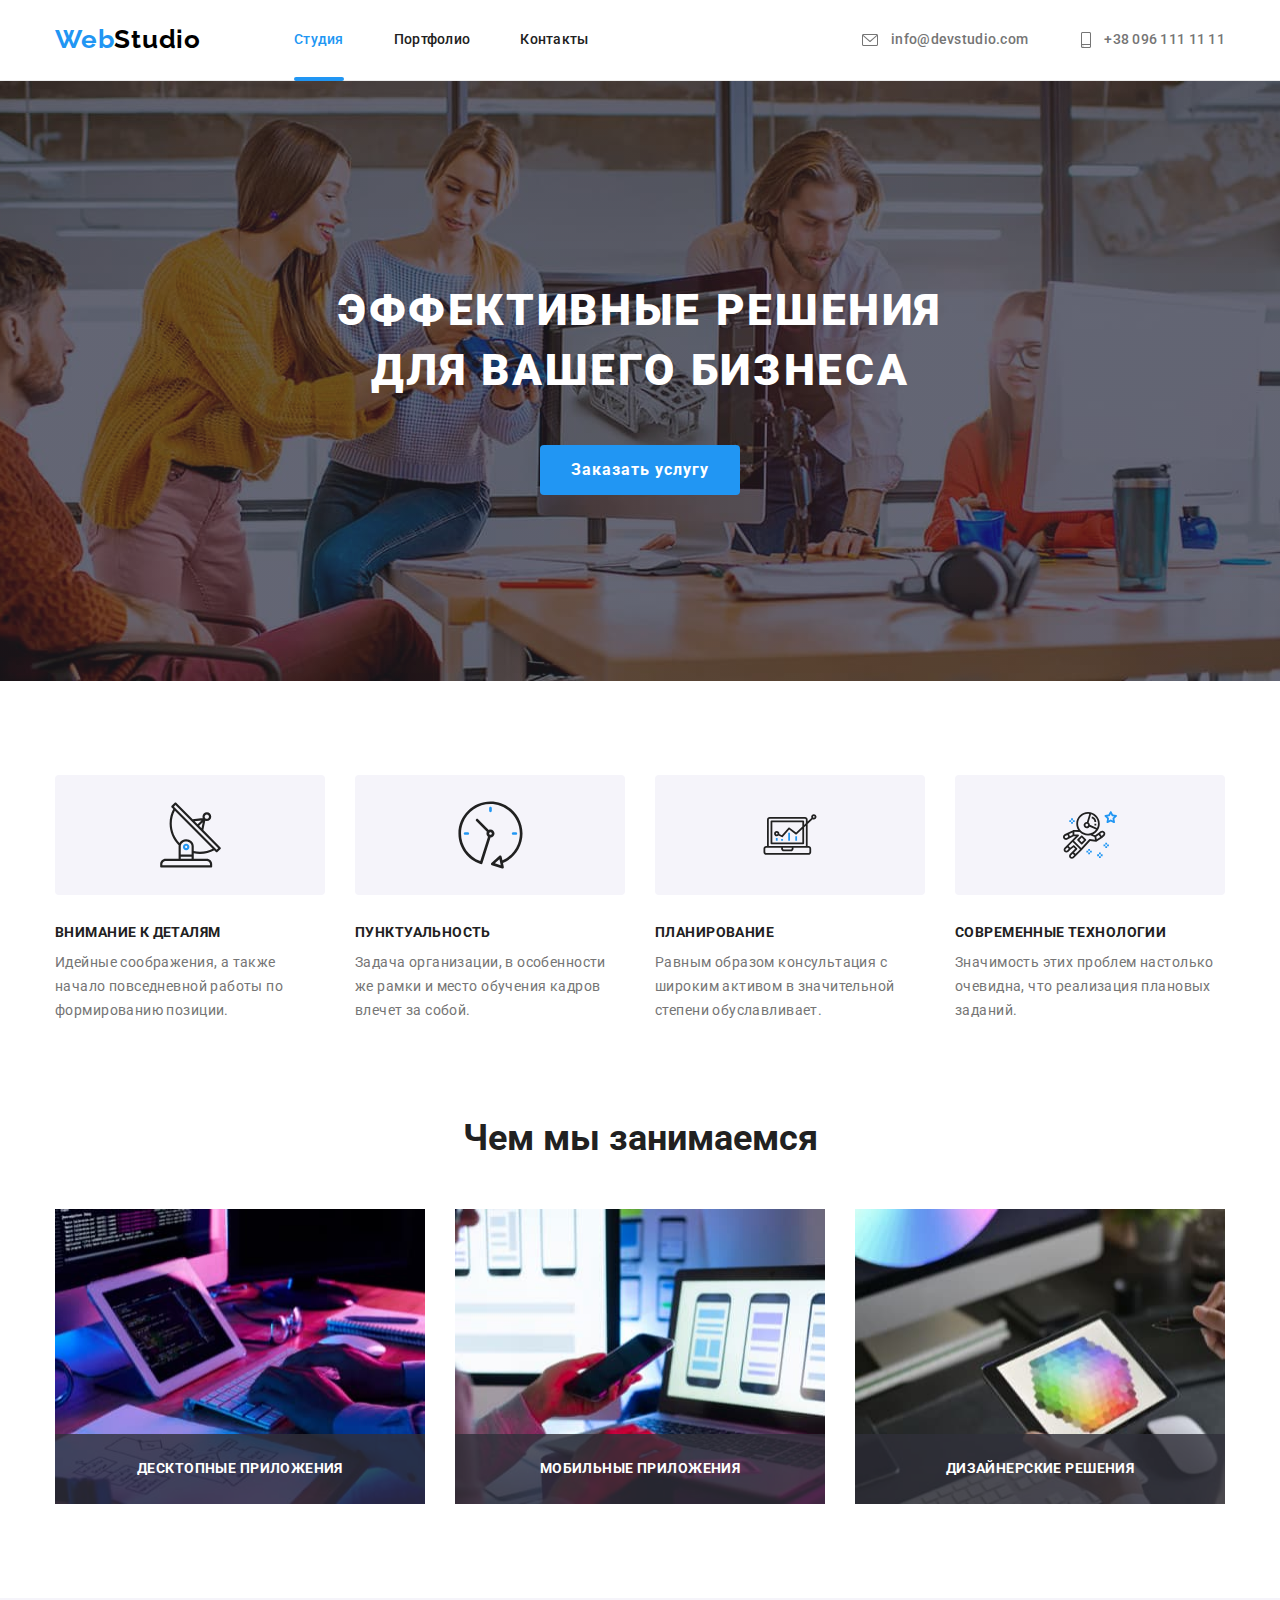
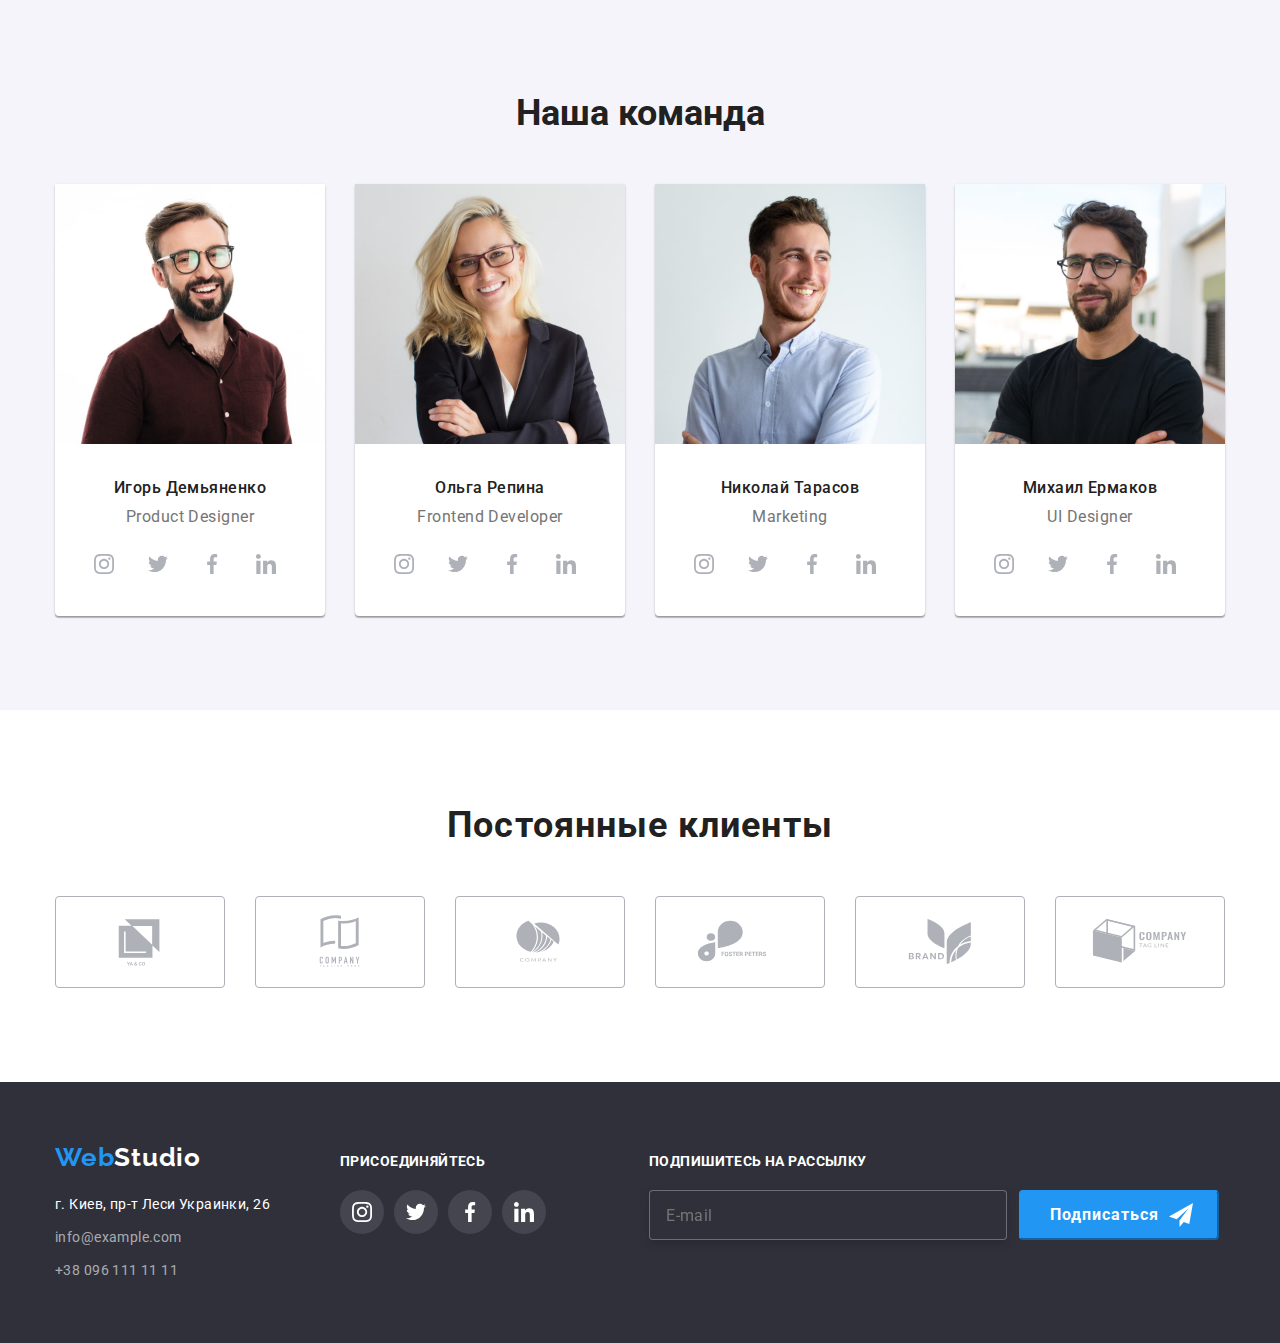
<file: index.html>
<!DOCTYPE html>
<html lang="ru">
<head>
    <meta charset="UTF-8">
    <meta http-equiv="X-UA-Compatible" content="IE=edge">
    <meta name="viewport" content="width=device-width, initial-scale=1.0">
    <link rel="preconnect" href="https://fonts.googleapis.com">
    <link rel="preconnect" href="https://fonts.gstatic.com" crossorigin>
    <link href="https://fonts.googleapis.com/css2?family=Raleway:wght@700&family=Roboto:wght@400;500;700;900&display=swap"
    rel="stylesheet">
    <link href="https://cdnjs.cloudflare.com/ajax/libs/modern-normalize/1.1.0/modern-normalize.css" rel="stylesheet">
    <link href="css/styles.css" rel="stylesheet">
    <title>Проект</title>
</head>
<body>
    <header class="head">
        <div class="container head-container">
        <nav class="nav-list">
            <a class="logo" href="./index.html" lang="en">
                Web<span class="studio">Studio</span>
            </a>
            <ul class="menu">
                <li class="nav-link"><a href="./index.html" class="navigation-link current">Студия</a></li>
                <li><a href="./portfolio.html" class="navigation-link">Портфолио</a></li>
                <li><a href="./" class="navigation-link">Контакты</a></li>
            </ul>
        </nav>
        <ul class="contact-list">
            <li><a class="mail" href="mailto:info@devstudio.com">
                <svg class="mail-icon" width="16" height="12">
                    <use href="./images/icons.svg#icon-mail"></use>
                </svg> info@devstudio.com</a>
            </li>
            <li><a class="tel" href="tel:+380961111111">
                <svg class="tel-icon" width="10" height="16">
                    <use href="./images/icons.svg#icon-tel"></use>
                </svg>+38 096 111 11 11</a></li>
        </ul>
        </div>
    </header>
    <main>
        <section class="banner">
            <div class="hero-container">
            <h1 class="text-logo">ЭФФЕКТИВНЫЕ РЕШЕНИЯ ДЛЯ ВАШЕГО БИЗНЕСА</h1>
            <button type="button" class="hero-button" data-modal-open>Заказать услугу</button>
            </div>
        </section>

        <section class="section feature-section">
            <div class="container feature-cont">
            <h2 class="visualy-hidden"></h2>
            <ul class="features">
                <li class="feature-list">
                    <div class="feature-icon">
                    <svg class="feature-item" width="65" height="70">
                        <use href="./images/icons.svg#icon-antenna"></use>
                    </svg>
                    </div>
                    <h3>Внимание к деталям</h3>
                    <p>Идейные соображения, а также начало повседневной работы по формированию позиции.</p>
                </li>

                <li class="feature-list">
                    <div class="feature-icon">
                        <svg class="feature-item" width="67" height="70">
                            <use href="./images/icons.svg#icon-clock"></use>
                        </svg>
                    </div>
                    <h3>Пунктуальность</h3>
                    <p>Задача организации, в особенности же рамки и место обучения кадров влечет за собой.</p>
                </li>

                <li class="feature-list">
                    <div class="feature-icon">
                        <svg class="feature-item" width="70" height="53">
                            <use href="./images/icons.svg#icon-diagram" ></use>
                        </svg>
                    </div>
                    <h3>Планирование</h3>
                    <p>Равным образом консультация с широким активом в значительной степени обуславливает.</p>
                </li>

                <li class="feature-list">
                    <div class="feature-icon">
                        <svg class="feature-item" width="54" height="60">
                            <use href="./images/icons.svg#icon-astronaut"></use>
                        </svg>
                    </div>
                    <h3>Современные технологии</h3>
                    <p>Значимость этих проблем настолько очевидна, что реализация плановых заданий.</p>
                </li>
            </ul>
            </div>
        </section>

        <section class="section">
            <div class="container work-container">
            <h2 class="work-header">Чем мы занимаемся</h2>
            <ul class="work-list">
                <li class="work-list-items">
                        <img src="./images/layout.jpg" alt="layout" width="370" height="295">
                        <div class="description">
                            <p>ДЕСКТОПНЫЕ ПРИЛОЖЕНИЯ</p>
                        </div>
                </li>

                <li class="work-list-items">
                <img src="./images/mobile.jpg"
                alt="mobile"
                width="370"
                height="295">
                <div class="description">
                    <p>МОБИЛЬНЫЕ ПРИЛОЖЕНИЯ</p>
                </div>
                </li>

                <li class="work-list-items">
                <img src="./images/design.jpg"
                alt="design"
                width="370"
                height="295">
                <div class="description">
                    <p>ДИЗАЙНЕРСКИЕ РЕШЕНИЯ</p>
                </div>
                </li>
            </ul>
            </div>
        </section>

        <section class="command section">
            <div class="container comm-container">
            <h2 class="comm-header">Наша команда</h2>
            <ul class="comm-list">
            <li class="individ">
                <img src="./images/photo1.jpg" alt="работник1" width="270"/>
                <div class="name-prof">
                <h3>Игорь Демьяненко</h3>
                <p>Product Designer</p>
                    <ul class="social-links">
                    <li class="social-item">
                        <a href="">
                            <svg width="20" height="20">
                                <use href="./images/icons.svg#icon-instagram"></use>
                            </svg>
                        </a>
                    </li>
                    <li class="social-item">
                        <a href="">
                        <svg width="20" height="20" >
                            <use href="./images/icons.svg#icon-twitter"></use>
                            </a>
                        </svg>
                        
                    </li>
                    <li class="social-item">
                        <a href="">
                            <svg width="20" height="20">
                                <use href="./images/icons.svg#icon-facebook"></use>
                            </svg>
                        </a>
                    </li>
                    <li class="social-item">
                        <a href="">
                            <svg  width="20" height="20">
                                <use href="./images/icons.svg#icon-linkedin"></use>
                            </svg>
                        </a>
                    </li>
                    </ul>
                </div>
            </li>
            <li class="individ">
                <img src="./images/photo2.jpg" alt="работник2" width="270"/>
                <div class="name-prof">
                <h3>Ольга Репина</h3>
                <p>Frontend Developer</p>
                    <ul class="social-links">
                        <li class="social-item">
                            <a href="">
                                <svg width="20" height="20">
                                    <use href="./images/icons.svg#icon-instagram"></use>
                                </svg>
                            </a>
                        </li>
                        <li class="social-item">
                            <a href="">
                            <svg width="20" height="20"> 
                                    <use href="./images/icons.svg#icon-twitter"></use>     
                            </svg>
                            </a>
                        </li>
                        <li class="social-item">
                            <a href="">
                                <svg width="20" height="20">
                                    <use href="./images/icons.svg#icon-facebook"></use>
                                </svg>
                            </a>
                        </li>
                        <li class="social-item">
                            <a href="">
                                <svg width="20" height="20">
                                    <use href="./images/icons.svg#icon-linkedin"></use>
                                </svg>
                            </a>
                        </li class="social-item">
                    </ul>
                </div>
            </li>
            <li class="individ">
                <img src="./images/photo3.jpg" alt="работник3" width="270"/>
                <div class="name-prof">
                <h3>Николай Тарасов</h3>
                <p>Marketing</p>
                    <ul class="social-links">
                        <li class="social-item">
                            <a href="" >
                                <svg width="20" height="20">
                                    <use href="./images/icons.svg#icon-instagram"></use>
                                </svg>
                            </a>
                        </li>
                        <li class="social-item">
                            <a href="">
                            <svg width="20" height="20">
                                    <use href="./images/icons.svg#icon-twitter"></use>
                            </svg>
                            </a>
                        </li>
                        <li class="social-item">
                            <a href="">
                                <svg width="20" height="20">
                                    <use href="./images/icons.svg#icon-facebook"></use>
                                </svg>
                            </a>
                        </li>
                        <li class="social-item">
                            <a href="">
                                <svg width="20" height="20">
                                    <use href="./images/icons.svg#icon-linkedin"></use>
                                </svg>
                            </a>
                        </li class="social-item">
                    </ul>
                </div>
            </li>
            <li class="individ">
                <img src="./images/photo4.jpg" alt="работник4" width="270"/>
                <div class="name-prof">       
                <h3>Михаил Ермаков</h3>
                <p>UI Designer</p>
                    <ul class="social-links">
                        <li class="social-item">
                            <a href="">
                                <svg width="20" height="20">
                                    <use href="./images/icons.svg#icon-instagram"></use>
                                </svg>
                            </a>
                        </li>
                        <li class="social-item">
                            <a href="">
                            <svg width="20" height="20">
                                    <use href="./images/icons.svg#icon-twitter"></use>
                            </svg>
                            </a>
                        </li>
                        <li class="social-item">
                            <a href="">
                                <svg width="20" height="20">
                                    <use href="./images/icons.svg#icon-facebook"></use>
                                </svg>
                            </a>
                        </li>
                        <li class="social-item">
                            <a href="">
                                <svg width="20" height="20">
                                    <use href="./images/icons.svg#icon-linkedin"></use>
                                </svg>
                            </a>
                        </li>
                    </ul>
                </div>
            </li>
        </ul>
        </div>
        </section>
        <section class="section">
            <div class="container" >
                <h2 class="client-header">Постоянные клиенты</h2>
                <ul class="client-list">
                    <li class="client-pozition">
                        <a href="">
                        <svg width="106" height="60">
                            <use href="./images/icons.svg#icon-clientone"></use>
                        </svg>
                        </a>
                    </li>
                    <li class="client-pozition">
                        <a href="">
                            <svg width="106" height="60">
                                <use href="./images/icons.svg#icon-clienttwo"></use>
                            </svg>
                        </a>
                    </li>
                    <li class="client-pozition">
                        <a href="">
                            <svg width="106" height="60">
                                <use href="./images/icons.svg#icon-clientthree"></use>
                            </svg>
                        </a>
                    </li>
                    <li class="client-pozition">
                        <a href="">
                            <svg width="106" height="60">
                                <use href="./images/icons.svg#icon-clientfour"></use>
                            </svg>
                        </a>
                    </li>
                    <li class="client-pozition">
                        <a href="">
                            <svg width="106" height="60">
                                <use href="./images/icons.svg#icon-clientfive"></use>
                            </svg>
                        </a>
                    </li>
                    <li class="client-pozition">
                        <a href="">
                            <svg width="106" height="60">
                                <use href="./images/icons.svg#icon-clientsix"></use>
                            </svg>
                        </a>
                    </li>
                </ul>
            </div>
        </section>
    </main>
    <footer class="footer">
            <div class="container foot-container">
                <div>
                <a class="logo" href="/">Web<span class="webfoot">Studio</span></a>
                <address class="adress">
                    <ul class="contacts">
                        <li><a class="atext" href="https://bit.ly/3pXMvUd" target="_blank" rel="noopener noreferrer">г.
                                Киев,
                                пр-т
                                Леси Украинки, 26</a> </li>
                        <li><a class="link" href="mailto:info@devstudio.com">info@example.com</a> </li>
                        <li><a class="link" href="tel:+380961111111">+38 096 111 11 11</a> </li>
                    </ul>
                </address>
                </div>
                <div class="links-container">
                <h3>ПРИСОЕДИНЯЙТЕСЬ</h3>
                <ul class="links-list">
                    <li class="links-item">
                        <a href="">
                            <svg width="20" height="20">
                                <use href="./images/icons.svg#icon-instagram"></use>
                            </svg>
                        </a>
                    </li>
                    <li class="links-item">
                        <a href="">
                            <svg width="20" height="20">
                                <use href="./images/icons.svg#icon-twitter"></use>
                            </svg>
                        </a>
                    </li>
                    <li class="links-item">
                        <a href="">
                            <svg width="20" height="20">
                                <use href="./images/icons.svg#icon-facebook"></use>
                            </svg>
                        </a>
                    </li>
                    <li class="links-item">
                        <a href="">
                            <svg width="20" height="20">
                                <use href="./images/icons.svg#icon-linkedin"></use>
                            </svg>
                        </a>
                    </li>
                </ul>
                </div>
                <div class="email-form">
                    
                        <h3>ПОДПИШИТЕСЬ НА РАССЫЛКУ</h3>
                    <form class="form">
                        <input type="email" name="email" id="user-email" placeholder="E-mail">
                        <button type="submit" class="submit">
                            <span class="submit-text">Подписаться</span>
                            <svg width="24" height="24">
                                <use href="./images/icons.svg#icon-send"></use>
                            </svg>
                        </button>
                    </form>
                    
                </div>
            </div>
                

    </footer>
    <div class="backdrop is-hidden" data-modal>
        <div class="modal">
            <button type="button" class="close" data-modal-close>
                <svg class="close-icon">
                    <use href="./images/icons.svg#icon-close" width="11" height="11"></use>
                </svg>
            </button>
            <p class="modal-title">Оставьте свои данные, мы вам перезвоним</p>
            <form name="feedback-form" class="modal-form">
                <div class="modal-inner">
                    <label for="user-name" class="modal-label">Имя</label>
                    <div class="modal-inner">
                        <input id="user-name" type="text" class="modal-input">
                        <svg class="modal-icon" width="18" height="18">
                            <use href="./images/icons.svg#person-black"></use>
                        </svg>
                    </div>
                </div>
                <div class="modal-inner">
                    <label for="user-name" class="modal-label">Телефон</label>
                    <div class="modal-inner">
                        <input id="user-name" type="tel" class="modal-input">
                        <svg class="modal-icon" width="18" height="18">
                            <use href="./images/icons.svg#phone-black"></use>
                        </svg>
                    </div>
                </div>
                <div class="modal-inner">
                    <label for="user-name" class="modal-label">Почта</label>
                    <div class="modal-inner">
                        <input id="user-name" type="email" class="modal-input">
                        <svg class="modal-icon" width="18" height="18">
                            <use href="./images/icons.svg#email-black"></use>
                        </svg>
                    </div>
                </div>
                <div class="modal-inner">
                    <label for="user-name" class="modal-label">Комментарий</label>
                    <textarea name="comment" class="textarea" placeholder="Введите текст"></textarea>
                </div>
                <label class="checkbox-label">
                    <input type="checkbox" class="checkbox">
                        <svg width="16" height="15" class="checkbox-icon">
                            <use href="./images/icons.svg#iconcheck" class="icon-one" opacity="0"></use>
                            <use href="./images/icons.svg#icon-not-check" class="icon-two" opacity="1" ></use>
                        </svg>
                    <span class="terms-text">
                    Соглашаюсь с рассылкой и принимаю
                    <a href="/" class="terms">Условия договора</a></span>
                </label>
            </form>
            
            <button type="submit" class="submitted">Отправить</button>
            
            
        </div>
    </div>
    <script src="./js/modal.js"></script>
</body>
</html>
</file>
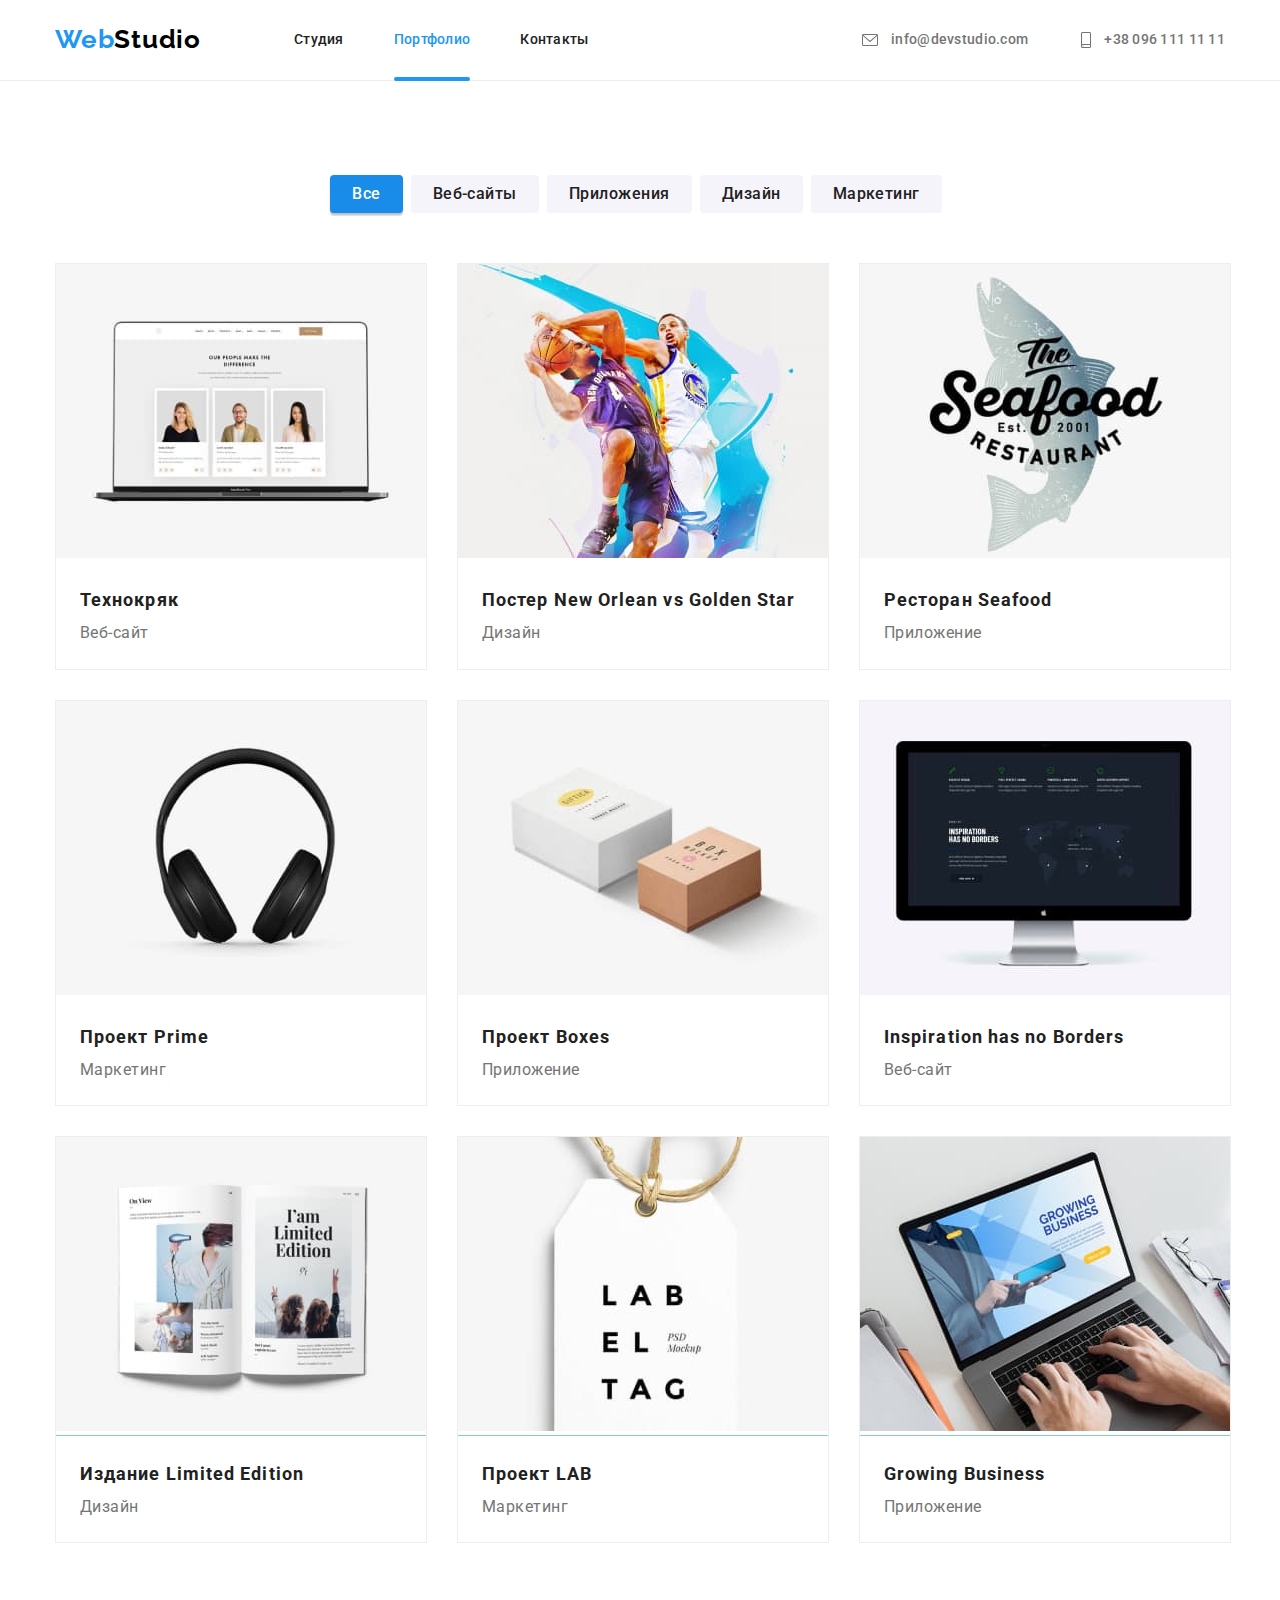
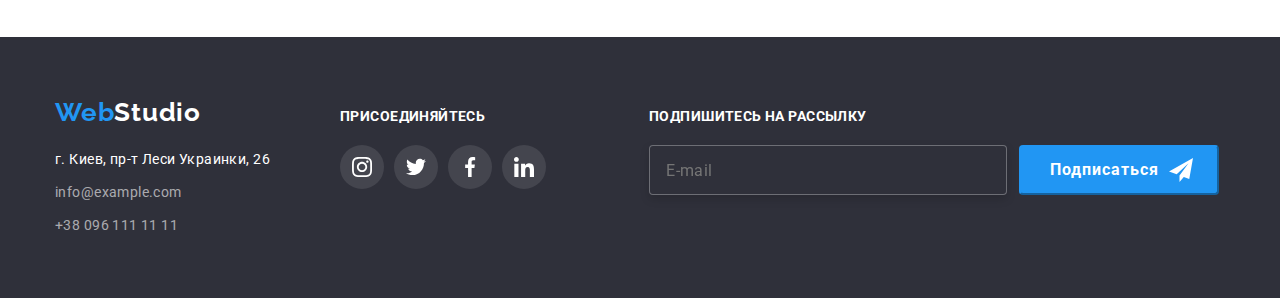
<file: portfolio.html>
<!DOCTYPE html>
<html lang="en">
<head>
    <meta charset="UTF-8">
    <meta http-equiv="X-UA-Compatible" content="IE=edge">
    <meta name="viewport" content="width=device-width, initial-scale=1.0">
    <link rel="preconnect" href="https://fonts.googleapis.com">
    <link rel="preconnect" href="https://fonts.gstatic.com" crossorigin>
    <link href="https://fonts.googleapis.com/css2?family=Raleway:wght@700&family=Roboto:wght@400;500;700;900&display=swap"
    rel="stylesheet">
    <link href="https://cdnjs.cloudflare.com/ajax/libs/modern-normalize/1.1.0/modern-normalize.css" rel="stylesheet">
    <link href="css/styles.css" rel="stylesheet">
    <title>portfolio</title>
</head>
<body>
    <header class="head">
        <div class="container head-container">
            <nav class="nav-list">
                <a class="logo" href="./index.html" lang="en">
                    Web<span class="studio">Studio</span>
                </a>
                <ul class="menu">
                    <li><a href="./index.html" class="navigation-link ">Студия</a></li>
                    <li class="nav-link"><a href="./portfolio.html" class="navigation-link current">Портфолио</a></li>
                        <li><a href=" ./"class="navigation-link">Контакты</a></li>
                </ul>
            </nav>
            <ul class="contact-list">
                <li><a class="mail" href="info@devstudio.com">
                        <svg class="mail-icon" width="16" height="12">
                            <use href="./images/icons.svg#icon-mail"></use>
                        </svg> info@devstudio.com</a>
                </li>
                <li><a class="tel" href="+380961111111">
                        <svg class="tel-icon" width="10" height="16">
                            <use href="./images/icons.svg#icon-tel"></use>
                        </svg>+38 096 111 11 11</a></li>
            </ul>
        </div>
    </header>
    <main>
        <h1></h1>
        <section class="section">
            <div class="container">
            <ul class="menu-button">
                <li class="menu-item">
                    <button class="current" type="button">Все</button>
                </li>
                <li class="menu-item">
                    <button type="button">Веб-сайты</button>
                </li>
                <li class="menu-item">
                    <button type="button">Приложения</button>
                </li>
                <li class="menu-item">
                    <button type="button">Дизайн</button>
                </li>
                <li class="menu-item">
                    <button type="button">Маркетинг</button>
                </li>
            </ul>
            <ul class="examples">
                <li class="item">
                    <a href="">
                    <div class="thumb">
                    <img src="./images/techweb.jpg"
                    alt="website"
                    width="370"
                    height="294">
                     <div class="overlay">
                        <p>
                            Ресурс предлагает комплексные<br>предложения с разным уровнем<br>функционала и сервисов. Все это<br>позволит посетителю получить<br>
                            исчерпывающие сведения<br>о компании или частном лице.
                        </p>              
                    </div>
                    </div>
                    <div class="item-text">
                    <h3>Технокряк</h3>
                    <p>Веб-сайт</p>
                    </div>
                    </a>
                </li>
                <li class="item">
                    <a href="">
                    <div class="thumb">
                    <img src="./images/poster.jpg"
                    alt="poster"
                    width="370"
                    height="294">
                    <div class="overlay">
                        <p>
                            Ресурс предлагает комплексные<br>предложения с разным уровнем<br>функционала и сервисов. Все это<br>позволит
                            посетителю получить<br>
                            исчерпывающие сведения<br>о компании или частном лице.
                        </p>
                    </div>
                    </div>
                    <div class="item-text">
                    <h3>Постер New Orlean vs Golden Star</h3>
                    <p>Дизайн</p>
                    </div>
                    </a>
                </li>
                <li class="item">
                    <a href="">
                    <div class="thumb">
                    <img src="./images/restaurant.jpg"
                    alt="restaurant"
                    width="370"
                    height="294">
                    <div class="overlay">
                        <p>
                            Ресурс предлагает комплексные<br>предложения с разным уровнем<br>функционала и сервисов. Все это<br>позволит
                            посетителю получить<br>
                            исчерпывающие сведения<br>о компании или частном лице.
                        </p>
                    </div>
                    </div>
                    <div class="item-text">
                    <h3>Ресторан Seafood</h3>
                    <p>Приложение</p>
                    </div>
                    </a>
                </li>
                <li class="item">
                    <a href="">
                    <div class="thumb">
                    <img src="./images/prime.jpg"
                    alt="prime"
                    width="370"
                    height="294">
                    <div class="overlay">
                        <p>
                            Ресурс предлагает комплексные<br>предложения с разным уровнем<br>функционала и сервисов. Все это<br>позволит
                            посетителю получить<br>
                            исчерпывающие сведения<br>о компании или частном лице.
                        </p>
                    </div>
                    </div>
                    <div class="item-text">
                    <h3>Проект Prime</h3>
                    <p>Маркетинг</p>
                    </div>
                    </a>
                </li>
                <li class="item">
                    <a href="">
                    <div class="thumb">
                    <img src="./images/boxes.jpg"
                    alt="boxes"
                    width="370"
                    height="294">
                    <div class="overlay">
                        <p>
                            Ресурс предлагает комплексные<br>предложения с разным уровнем<br>функционала и сервисов. Все это<br>позволит
                            посетителю получить<br>
                            исчерпывающие сведения<br>о компании или частном лице.
                        </p>
                    </div>
                    </div>
                    <div class="item-text">
                    <h3>Проект Boxes</h3>
                    <p>Приложение</p>
                    </div>
                    </a>
                </li>
                <li class="item">
                    <a href="">
                    <div class="thumb">
                    <img src="./images/inspiration.jpg"
                    alt="website"
                    width="370"
                    height="294">
                    <div class="overlay">
                        <p>
                            Ресурс предлагает комплексные<br>предложения с разным уровнем<br>функционала и сервисов. Все это<br>позволит
                            посетителю получить<br>
                            исчерпывающие сведения<br>о компании или частном лице.
                        </p>
                    </div>
                    </div>
                    <div class="item-text">
                    <h3>Inspiration has no Borders</h3>
                    <p>Веб-сайт</p>
                    </div>
                    </a>
                </li>
                <li class="item">
                    <a href="">
                    <div class="thumb">
                    <img src="./images/designle.jpg"
                    alt="design"
                    width="370"
                    height="294">
                    <div class="overlay">
                        <p>
                            Ресурс предлагает комплексные<br>предложения с разным уровнем<br>функционала и сервисов. Все это<br>позволит
                            посетителю получить<br>
                            исчерпывающие сведения<br>о компании или частном лице.
                        </p>
                    </div>
                    </div>
                    <div class="item-text">
                    <h3>Издание Limited Edition</h3>
                    <p>Дизайн</p>
                    </div>
                    </a>
                </li>
                <li class="item">
                    <a href="">
                    <div class="thumb">
                    <img src="./images/projectlab.jpg"
                    alt="project"
                    width="370"
                    height="294">
                    <div class="overlay">
                        <p>
                            Ресурс предлагает комплексные<br>предложения с разным уровнем<br>функционала и сервисов. Все это<br>позволит
                            посетителю получить<br>
                            исчерпывающие сведения<br>о компании или частном лице.
                        </p>
                    </div>
                    </div>
                    <div class="item-text">
                    <h3>Проект LAB</h3>
                    <p>Маркетинг</p>
                    </div>
                    </a>
                </li>
                <li class="item">
                    <a href="">
                    <div class="thumb">
                    <img src="./images/notebook.jpg"
                    alt="notebook"
                    width="370"
                    height="294">
                    <div class="overlay">
                        <p>
                            Ресурс предлагает комплексные<br>предложения с разным уровнем<br>функционала и сервисов.
                            Все это<br>позволит
                            посетителю получить<br>
                            исчерпывающие сведения<br>о компании или частном лице.
                        </p>
                    </div>
                    </div>
                    <div class="item-text">
                    <h3>Growing Business</h3>
                    <p>Приложение</p>
                    </div>
                    </a>
                </li>
            </ul>
            </div>
        </section>
    </main>
    <footer class="footer">
        <div class="container foot-container">
            <div>
                <a class="logo" href="/">Web<span class="webfoot">Studio</span></a>
                <address class="adress">
                    <ul class="contacts">
                        <li><a class="atext" href="https://bit.ly/3pXMvUd" target="_blank" rel="noopener noreferrer">г.
                                Киев,
                                пр-т
                                Леси Украинки, 26</a> </li>
                        <li><a class="link" href="mailto:info@devstudio.com">info@example.com</a> </li>
                        <li><a class="link" href="tel:+380961111111">+38 096 111 11 11</a> </li>
                    </ul>
                </address>
            </div>
            <div class="links-container">
                <h3>ПРИСОЕДИНЯЙТЕСЬ</h3>
                <ul class="links-list">
                    <li class="links-item">
                        <a href="">
                        <svg width="20" height="20">
                            <use href="./images/icons.svg#icon-instagram"></use>
                        </svg>
                        </a>
                    </li>
                    <li class="links-item">
                        <a href="">
                            <svg width="20" height="20">
                                <use href="./images/icons.svg#icon-twitter"></use>
                            </svg>
                        </a>
                    </li>
                    <li class="links-item">
                        <a href="">
                            <svg width="20" height="20">
                                <use href="./images/icons.svg#icon-facebook"></use>
                            </svg>
                        </a>
                    </li>
                    <li class="links-item">
                        <a href="">
                            <svg width="20" height="20">
                                <use href="./images/icons.svg#icon-linkedin"></use>
                            </svg>
                        </a>
                    </li>
                </ul>
            </div>
        <div class="email-form">
        
            <h3>ПОДПИШИТЕСЬ НА РАССЫЛКУ</h3>
            <form class="form">
                <input type="email" name="email" id="user-email" placeholder="E-mail">
                <button type="submit" class="submit">
                    <span class="submit-text">Подписаться</span>
                    <svg width="24" height="24">
                        <use href="./images/icons.svg#icon-send"></use>
                    </svg>
                </button>
            </form>
        
        </div>
        </div>
    </footer>
</body>
</html>
</file>
<file: css/styles.css>
:root {
    --bodyback: #e5e5e5;
    --headback: #ffffff;
    --footback: #2F303A;
    --textcolor: #757575;
    --headtextcolor: #212121;
    --logocolor: #2196F3;
    --buttoncolor:#2196F3;
    --buttontext:#ffffff;
    --studiocolor:#000000;
    --backforteamlist:#f5f4fa;
    --buttonhover: #188ce8;
    --buttonnohover: #f5f4fa;
    --webfoot:#ffffff;
    --buttonmenucolor:#212121;
    --border-bottom:#ECECEC;
    --iconcolor: #AFB1B8;
    --iconhover:#2196F3;
}
body{
    font-family:'Roboto',sans-serif;
    color: var(--textcolor);
}
/*General*/
a{
    text-decoration: none;
    color: var(--headtextcolor);
}
li{
    list-style-type: none;
}
h1,
h3,
p,
ul,
a {
    margin: 0;
    padding: 0;
    list-style-type: none;
}
.container{
    width: 1200px;
    padding: 0px 15px 0px 15px;
    margin-left: auto;
    margin-right: auto;
    
}

.section{
    padding-top: 94px;
    padding-bottom: 94px;
}

/*index Header */
.head{
    background-color: var(--headback);
    color:var(--headtextcolor);
    font-weight:500;
    font-size:14px;
    line-height:1.14;
    letter-spacing:0.02em;
    border-bottom: 1px solid var(--border-bottom);
}
.logo {
    font-family: 'Raleway';
    font-weight: 700;
    font-size: 26px;
    line-height: 1.19;
    letter-spacing: 0.03em;
    color: var(--logocolor);
    padding-top: 24px;
    padding-bottom: 25px;
}

.studio{
    color: var(--studiocolor);
}
.menu{
    margin-left: 93px;
    
}
.head-container{
    width: 1200px;
    display: flex;
    align-items: center;
    margin-left: auto;
    margin-right: auto;
}
.nav-list{
    display: flex;
    align-items: center;
   
    
}
.nav-list>ul{
    display: flex;
    align-items: center;
}

.contact-list{
    display: flex;
    margin-left: auto;
}
.mail{
    display: flex;
    align-items: center;
    color: var(--textcolor);
    transition:color 250ms cubic-bezier(0.4, 0, 0.2, 1);
}
.mail-icon{
    fill:var(--textcolor);
    width: 22px;
    height:16px;
    margin-right: 10px;
    transition: stroke 250ms cubic-bezier(0.4, 0, 0.2, 1);
}
.mail:hover,.mail:focus{
    stroke: var(--logocolor);
    stroke-width: 2px;
}
.navigation-link.current{
    color: var(--logocolor);
    transition: color 250ms cubic-bezier(0.4, 0, 0.2, 1);
}
.nav-link{
    position: relative;
}
.nav-link::after{
    
    display: block;
    position: absolute;
    content: '';
    margin-top: 29px;
    height: 4px;
    width: 100%;
    background-color: var(--logocolor);
    border-radius: 2px;
}
.menu>li:not(:first-child){
    margin-left: 50px;
}
.navigation-link{
    transition: color 250ms cubic-bezier(0.4, 0, 0.2, 1);
}
.navigation-link:focus,.navigation-link:hover{
    color: var(--logocolor);
}
.contact-list{
    margin-right: 0;
    margin-left: auto;
}
.mail:hover,.mail:focus{
    color: var(--logocolor);
}
.tel:hover,
.tel:focus {
    color: var(--logocolor);
}
.tel{
    display: flex;
    align-items: center;
    color: var(--textcolor);
    margin-left: 50px;
    transition: color 250ms cubic-bezier(0.4, 0, 0.2, 1),
    stroke 250ms cubic-bezier(0.4, 0, 0.2, 1);

}
.tel-icon{
    fill: currentColor;
    width: 16px;
    height: 16px;
    margin-right: 10px;
    transition: fill 250ms cubic-bezier(0.4, 0, 0.2, 1),
    stroke 250ms cubic-bezier(0.4, 0, 0.2, 1);
}
.tel:hover,.tel:focus{
    fill:var(--logocolor);
    stroke: var(--logocolor);
    stroke-width: 2px;
}

/* Main */

.banner{
    margin-left: auto;
    margin-right: auto;
    padding-top: 200px;
    padding-bottom: 200px;
    
    background-image: linear-gradient(to right, rgba(47, 48, 58, 0.4), rgba(47, 48, 58, 0.4)), url('../images/command.jpg');
    height: 600px;
    max-width: 1600px;
    background-size: cover;
    background-position: center;
    background-repeat: no-repeat;
    background-color: var(--footback);
    
    font-weight:900;
    font-size: 44px;
    line-height:1.36;
    letter-spacing: 0.06em;
    text-transform: uppercase;
    color: var(--headback);
    
}
.visualy-hidden{
    position: absolute;
    width: 1px;
    height: 1px;
    margin: -1px;
    border: 0;
    padding: 0;
 
    white-space: nowrap;
    clip-path: inset(100%);
    clip: rect(0 0 0 0);
    overflow: hidden;
}
.hero-container{
    margin-left: auto;
    margin-right: auto;
    text-align: center;
}
.text-logo{
    margin: 0 auto;
    display: block;
    width: 696px;
    font-weight: 900;
    font-size: 44px;
    line-height: 1.36;
    margin-bottom: 30px;
}
.hero-button{
    margin: 0 auto;
    width: 200px;
    height: 50px;
    outline-style: none;
    border-width: 0px;
    min-width: 200px;
    cursor: pointer;
        background: var(--buttoncolor);
        color: var(--buttontext);
        font-family: 'Roboto';
        font-weight: 700;
        font-size: 16px;
        line-height: 1.9;
        text-align: center;
        letter-spacing: 0.06em;
        border-radius: 4px;
    transition: color 250ms cubic-bezier(0.4, 0, 0.2, 1),
    box-shadow 250ms cubic-bezier(0.4, 0, 0.2, 1),
    background-color 250ms cubic-bezier(0.4, 0, 0.2, 1);
}
.hero-button:hover,
.hero-button:focus{
    box-shadow: 0px 4px 4px rgba(0, 0, 0, 0.15);
    background-color: var(--buttonhover);
    color:var(--headback);
}
.feature-section{
    padding-bottom: 0;
}
.feature-cont{
    display: flex;
    align-items: center;
    margin-left: auto;
    margin-right: auto;
    
}
.features{
    display: flex;
    align-items: left;
    padding: 0;
    margin: 0;
    list-style: none;
}
.features>.feature-list{
    flex-basis: calc(100%/4);
}
.features>.feature-list:not(:last-child){
    margin-right:30px;
}
.feature-icon{
    display: flex;
    align-items: center;
    justify-content: center;
    width: 270px;
    height: 120px;
    background-color: var(--backforteamlist);
    margin-bottom: 30px;
    border-radius: 4px;
    
}
.feature-item{
    fill: currentColor;
}

.features h3{
    color:var(--headtextcolor);
    font-weight: 700;
    font-size: 14px;
    line-height: 1.14;
    letter-spacing: 0.03em;
    text-transform: uppercase;
}
.features p{
    width: 270px;
    margin-top: 10px;
    color: var(--textcolor);
    font-size: 14px;
    line-height: 1.71;
    letter-spacing: 0.03em;
}
/*Работа*/
.work-container{
    display: block;
    width: 1200px;
    margin-left: auto;
    margin-right: auto;
}
.work-header{
    color: var(--headtextcolor);
    font-weight: 700;
    font-size: 36px;
    line-height: 1.17;
    text-align: center;
    margin-bottom: 50px;
    margin-top: 0;
}
.work-list{
    display: flex;
    padding: 0;
}
.work-list-items{
    display: flex;
    align-items: center;
    flex-basis: calc(100/3);
    position: relative;

}
.work-list-items:not(:last-child) {
    margin-right: 30px;
}
.description{
    position: absolute;
    bottom: 0;
    right: 0;
    width: 100%;

    padding-top: 27px;
    padding-bottom: 27px;
    font-weight: 700;
    font-size: 14px;
    line-height: 1.14;
    text-align: center;
    letter-spacing: 0.03em;
    text-transform: uppercase;
    color: var(--buttontext);
    background: rgba(47, 48, 58, 0.8);
}
/*Команда*/
.command{
    background-color: var(--backforteamlist);
    padding-bottom: 94px;
}
.comm-container{
    margin-left: auto;
    margin-right: auto;
}
.command h3{
    font-weight: 500;
    font-size: 16px;
    line-height: 1.19;
    letter-spacing: 0.03em;
    color: var(--headtextcolor);
    margin-bottom: 10px;
}
.command p{
    font-size: 16px;
    line-height: 1.19;
    letter-spacing:0.03em;
    color: var(--textcolor);
    margin-bottom: 16px;
}
.comm-header{
    color: var(--headtextcolor);
    font-weight: 700;
    font-size: 36px;
    line-height: 1.17;
    text-align: center;
    margin-top: 0;
    margin-bottom: 50px;
    
}
.comm-list{
    display: flex;
    
}
.individ{
    text-align: center;
    display: block;
    box-shadow: 0px 1px 3px rgba(0, 0, 0, 0.12), 0px 1px 1px rgba(0, 0, 0, 0.14), 0px 2px 1px rgba(0, 0, 0, 0.2);
    border-radius: 0px 0px 4px 4px;
    background: var(--webfoot);
}
.individ:not(:last-child){
    margin-right: 30px;
}
.name-prof{
    padding-top: 30px;
    padding-bottom: 30px;
    
}

.social-links{
    display: flex;
    padding: 0;
    align-items: center;
    justify-content: center;
    
    
}
.social-item{
    display: flex;
    width: 44px;
    height: 44px;
    margin-right: 10px;
    background-color: var(--buttontext);
    border-radius: 50%;
    
    
}
.social-item>a{
    display: flex;
    width: 100%;
    height: 100%;
    align-items: center;
    justify-content: center;
    border-radius: 50%;
    fill: var(--iconcolor);
    transition: fill 250ms cubic-bezier(0.4, 0, 0.2, 1),
    background-color 250ms cubic-bezier(0.4, 0, 0.2, 1);
   

}
.social-item>a:hover,
.social-item>a:focus{
    fill: var(--buttontext);
    background-color: var(--iconhover);
    
}
.client-header{
    margin-top: 0;
    margin-bottom: 50px;
    text-align: center;

    color: var(--headtextcolor);
    font-weight: 700;
    font-size: 36px;
    line-height: 1.17;
    letter-spacing: 0.03em;
}
.client-list{
    display: flex;
    flex-basis: calc(100%/6);
    

    
}
.client-pozition{
    display:flex;
    
    width: 170px;
    height: 92px;
    transition:border-color 250ms cubic-bezier(0.4, 0, 0.2, 1);
}
.client-pozition:not(:last-child){
    margin-right: 30px;
}
.client-pozition:hover{
    border-color: var(--iconhover);
}
.client-pozition:focus{
    border-color: var(--iconhover);
}
.client-pozition>a{
    display: flex;
    cursor: pointer;
    width: 100%;
    height: 100%;
    border-radius: 4px;
    border: 1px solid var(--iconcolor);
    align-items: center;
    justify-content: center;
    fill: var(--iconcolor);
    transition: fill 250ms cubic-bezier(0.4, 0, 0.2, 1),
    border-color 250ms cubic-bezier(0.4, 0, 0.2, 1);

}
.client-pozition>a:hover,.client-pozition>a:focus{
    fill: var(--iconhover);
    border-color: var(--iconhover);
    
}
.footer{
display: flex;
background-color: var(--footback);
padding-top: 60px;
padding-bottom: 60px;
transition: text-decoration 250ms cubic-bezier(0.4, 0, 0.2, 1),
text-decoration-color 250ms cubic-bezier(0.4, 0, 0.2, 1);

}
.foot-container{
    display: flex;
    margin-left: auto;
    margin-right: auto;
}
.webfoot{
    color: var(--webfoot);
}
.adress{
    list-style: none;
    font-style: normal;
    font-size: 14px;
    line-height: 1.71;
    letter-spacing: 0.03em;
    color: rgba(255, 255, 255,0.6);
    margin-top: 20px;  
}
.contacts{
    list-style: none;
}
.contacts>li:not(:last-child){
    margin-bottom: 9px;
}

.atext{
    font-size: 14px;
    line-height: 1.71;
    letter-spacing: 0.03em;
    color: var(--headback);
    text-decoration: none;
    margin-bottom: 9px;
}
.link{
    font-size: 14px;
    line-height: 1.71;
    letter-spacing: 0.03em;
    color: rgba(255, 255, 255, 0.6);
}
.links-container{
    padding: 0;
    margin-left: 70px;
    margin-top: 12px;
}  
.links-container>h3{
    font-weight: 700;
    font-size: 14px;
    line-height: 1.14;
    letter-spacing: 0.03em;
    text-transform: uppercase;
    color: var(--buttontext);
}
.links-list{
    display: flex;
    margin-top: 20px;
}
.links-item{
    display: flex;
    margin-right: 10px;
    width: 44px;
    height: 44px;
    background-color: rgba(255, 255, 255, 0.1);
    border-radius: 50%;
    transition: background-color 250ms cubic-bezier(0.4, 0, 0.2, 1);
   
}
.links-item>a{
    display: flex;
    width: 100%;
    height: 100%;
    align-items: center;
    justify-content: center;
    fill: var(--buttontext);
    border-radius: 50%;
    transition: background-color 250ms cubic-bezier(0.4, 0, 0.2, 1);

}
.links-item:hover,.links-item:focus{
    background-color: var(--iconhover);
}
.links-item>a:hover,.links-item>a:focus{
    background-color: var(--iconhover);
    
}
.footer a:hover,
.footer a:focus{
    text-decoration: underline;
    text-decoration-color: var(--buttonhover);
}
.email-form{
    margin-left: 93px;
    margin-top: 12px;
    
}
.form{
    display: flex;
}
.email-form h3{
    font-weight: 700;
    font-size: 14px;
    line-height: 1.14;
    letter-spacing: 0.03em;
    text-transform: uppercase;
    color: var(--buttontext);
    margin-bottom: 20px;
}
.form input{
    width: 358px;
    height: 50px;
    left: 815px;
    top: 2787px;
    padding-top: 15px;
    padding-left: 16px;
    padding-bottom: 15px;

    background: #2F303A;
    border: 1px solid rgba(255, 255, 255, 0.3);
    filter: drop-shadow(0px 4px 4px rgba(0, 0, 0, 0.15));
    border-radius: 4px;

    font-weight: 400;
    font-size: 16px;
    line-height: 1.25;
    /* identical to box height, or 125% */
    display: flex;
    align-items: center;
    letter-spacing: 0.03em;
    color: rgba(255, 255, 255, 0.6);
}
.submit{
    cursor: pointer;
    display: flex;
    margin-left: 12px;
    width: 200px;
    height: 50px;
    padding-top: 10px;
    padding-bottom: 10px;
    padding-left: 29px;

    align-items: center;
    background: #2196F3;
    border-radius: 4px;
    border-color: #2196F3;
    fill: var(--webfoot);

    transition: color 250ms cubic-bezier(0.4, 0, 0.2, 1),
    box-shadow 250ms cubic-bezier(0.4, 0, 0.2, 1),
    background-color 250ms cubic-bezier(0.4, 0, 0.2, 1);
}
.submit:hover,.submit:focus{
    box-shadow: 0px 4px 4px rgba(0, 0, 0, 0.15);
    background-color: var(--buttonhover);
    color: var(--headback);
}
.submit-text{
    margin-right: 10px;
    font-weight: 700;
        font-size: 16px;
        line-height: 1.9;
        letter-spacing: 0.06em;
        color: #FFFFFF;
}

.backdrop {
    position: fixed;
    top: 0;
    left: 0;
    width: 100%;
    height: 100%;

    background: rgba(0, 0, 0, 0.2);
    opacity: 1;
    transition: opacity 250ms cubic-bezier(0.4, 0, 0.2, 1);

}

.backdrop.is-hidden {
    visibility: 0;
    opacity: 0;
    pointer-events: none;

}

.modal {
    position: absolute;
    top: 50%;
    left: 50%;
    transform: translate(-50%, -50%) scale(1);
    transition: transform 250ms cubic-bezier(0.4, 0, 0.2, 1);

    width: 528px;
    padding: 40px;
    max-height: 581px;
    height: 100%;
    background: #fff;
    box-shadow: 0px 1px 3px rgba(0, 0, 0, 0.12), 0px 1px 1px rgba(0, 0, 0, 0.14), 0px 2px 1px rgba(0, 0, 0, 0.2);
    border-radius: 4px;
}

.modal-title{
    font-weight: 700;
    font-size: 20px;
    line-height: 1.15;
    text-align: center;
    letter-spacing: 0.03em;
    color: #212121;

    margin-bottom: 12px;
}
.modal-form{
    display: flex;
    flex-direction: column;
}
.modal-label{
    position: relative;
    font-weight: 400;
    font-size: 12px;
    line-height: 1.17;
    letter-spacing: 0.01em;
    color: #757575;
    margin-bottom: 4px;
    
}
.modal-inner{
    display: flex;
    flex-direction: column;
    position: relative;
    width: 100%;
    
}
.modal-inner:not(:last-child){
    margin-bottom: 10px;
}
.modal-input{
    height: 40px;
    padding-left: 42px;
    border: 1px solid rgba(33, 33, 33, 0.2);
    border-radius: 4px;
    transition: border 250ms cubic-bezier(0.4, 0, 0.2, 1);
    cursor: pointer;
}
.modal-icon{
    width: 18px;
    height: 18px;
    position: absolute;
    top: 50%;
    transform: translateY(-50%);
    left: 15px;
    transition: fill 250ms cubic-bezier(0.4, 0, 0.2, 1);
    
}
.modal-input:focus,
.modal-input:hover{
    border-color: var(--iconhover);
}
.modal-input:focus + .modal-icon,
.modal-input:hover + .modal-icon {
    fill: var(--iconhover);
}

.textarea{
    height: 120px;
    resize: none;
    cursor: pointer;
    padding: 12px 16px;
    margin-bottom: 20px;
    transition: border-color 250ms cubic-bezier(0.4, 0, 0.2, 1);
    border: 1px solid rgba(33, 33, 33, 0.2);
    border-radius: 4px;
}
.textarea::placeholder{
    font-weight: 400;
    font-size: 12px;
    line-height: 1.17;
    letter-spacing: 0.01em;
    color: rgba(117, 117, 117, 0.5);
}
.textarea:hover,
.textarea:focus{
    border-color: var(--iconhover);
}
.checkbox-label{
    display: inline;
position: relative;
    display: flex;
    margin-bottom: 30px;
   
}
.checkbox{
    display: inline;
    appearance: none;
}
.checkbox-icon{
    position: absolute;
    top: 50%;
    transform: translateY(-50%);
        width: 16px;
        height: 15px;
    margin-right: 5px;
    margin-left: 12px;
        
}
.terms-text{
    margin-left: 36px;
    font-weight: 400;
    font-size: 14px;
    line-height: 1.71;
    letter-spacing: 0.03em;
    color: var(--textcolor);
    text-align: center;
}
.checkbox:checked+.checkbox-icon .icon-one {
    opacity: 1
}
.checkbox:checked+.checkbox-icon .icon-two {
    opacity: 0
}
.terms{
    text-decoration: underline;
    margin-left: 1px;
    color: var(--buttoncolor);
}
.submitted{
    background: var(--buttoncolor);
    border-color: var(--buttoncolor);
    border-radius: 4px;
    padding: 10px 55px;
    display: flex;
    margin-left: auto;
    margin-right: auto;

    font-weight: 700;
    font-size: 16px;
    line-height: 30px;
    text-align: center;
    letter-spacing: 0.06em;
    color: var(--buttontext);
    transition: background 250ms cubic-bezier(0.4, 0, 0.2, 1);

}
.submitted:hover,.submitted:focus{
    background: var(--buttonhover);
    box-shadow: 0px 4px 4px rgba(0, 0, 0, 0.15);

}
.backdrop.is-hidden .modal{
    transform: translate(-50%, -50%) scale(1.1);
}

.close {
    position: absolute;
    display: flex;
    top: 8px;
    right: 8px;
    transform: translate(-8%, -8%);
    justify-content: center;
    align-items: center;
    border-radius: 50%;
    width: 30px;
    height: 30px;
    background: #fff;
    border: 1px solid rgba(0, 0, 0, 0.1);
    cursor: pointer;
}

.close-icon {
    display: flex;
    width: 11px;
    height: 11px;
    fill: black;
}

.close:hover .close-icon,
.close:focus .close-icon {
    fill: var(--buttoncolor);
}


/* Portfolio*/

.menu-button{
    display: flex;
    justify-content: center;
    margin-bottom: 50px;
    
    
}
.menu-item{
    display: flex;
    margin-right: 8px;
}
.menu-item>button {
    cursor: pointer;
    background: var(--buttonnohover);
    color: var(--buttonmenucolor);
    font-weight: 500;
    font-size: 16px;
    line-height: 1.62;
    text-align: center;
    letter-spacing: 0.03em;
    border-radius: 4px;
    border-color: var(--buttonnohover);

    padding: 6px 22px;
    border-width: 0px;
    transition: color 250ms cubic-bezier(0.4, 0, 0.2, 1),
    background-color 250ms cubic-bezier(0.4, 0, 0.2, 1),
    box-shadow 250ms cubic-bezier(0.4, 0, 0.2, 1);
}
.menu-item>button:hover,
.menu-item>button:focus,
.menu-item>button.current{
    color: var(--headback);
    background-color: var(--buttonhover);
    box-shadow: 0px 3px 1px rgba(0, 0, 0, 0.1), 0px 1px 2px rgba(0, 0, 0, 0.08), 0px 2px 2px rgba(0, 0, 0, 0.12);
    
}

.examples{
    display: flex;
    background: var(--headback);
    padding: 0;
    list-style: none;
    flex-wrap: wrap;
    margin-right:-30px ;
    margin-top: -30px;
    
}
.item{
    
    display: inline-block;
    border: 1px solid #EEEEEE;
    flex-basis: calc(100% / 3 -30px);
    margin-right: 30px;
    margin-top: 30px;
    transition: box-shadow 250ms cubic-bezier(0.4, 0, 0.2, 1),
    transform 250ms cubic-bezier(0.4, 0, 0.2, 1);
}
.thumb{
    position: relative;
    overflow: hidden;
}
.item:nth-child(3n){
    margin-right: 0;
}
.item:hover,.item:focus{
    box-shadow: 0px 3px 1px rgba(0, 0, 0, 0.1), 0px 1px 2px rgba(0, 0, 0, 0.08), 0px 2px 2px rgba(0, 0, 0, 0.12);
}
.item:hover .overlay{
    transform: translateY(0);
}
.item-text{
    padding-top: 20px;
    padding-right: 24px;
    padding-bottom: 20px;
    padding-left: 24px;
}
.item-text>h3{
    font-weight: 700;
    font-size: 18px;
    line-height:2;
    letter-spacing: 0.06em;
    color: var(--headtextcolor);
}
.item-text>p{
    font-size: 16px;
    line-height: 1.9;
    letter-spacing: 0.03em;
    color: var(--textcolor);

}
.overlay{
    position: absolute;
    top: 0;
    left: 0;
    width: 100%;
    height: 100%;

    transform: translateY(100%);
    transition: transform 250ms cubic-bezier(0.4, 0, 0.2, 1),
    opacity 250ms cubic-bezier(0.4, 0, 0.2, 1);;
    
    font-weight: 400;
    font-size: 18px;
    line-height: 1.6;
    letter-spacing: 0.03em;
    text-align: left;
    padding-top: 63px;
    padding-bottom: 63px;
    padding-left: 24px;
    background-color: rgba(33, 150, 243, 0.9);
    color: #FFFFFF;
}
</file>
